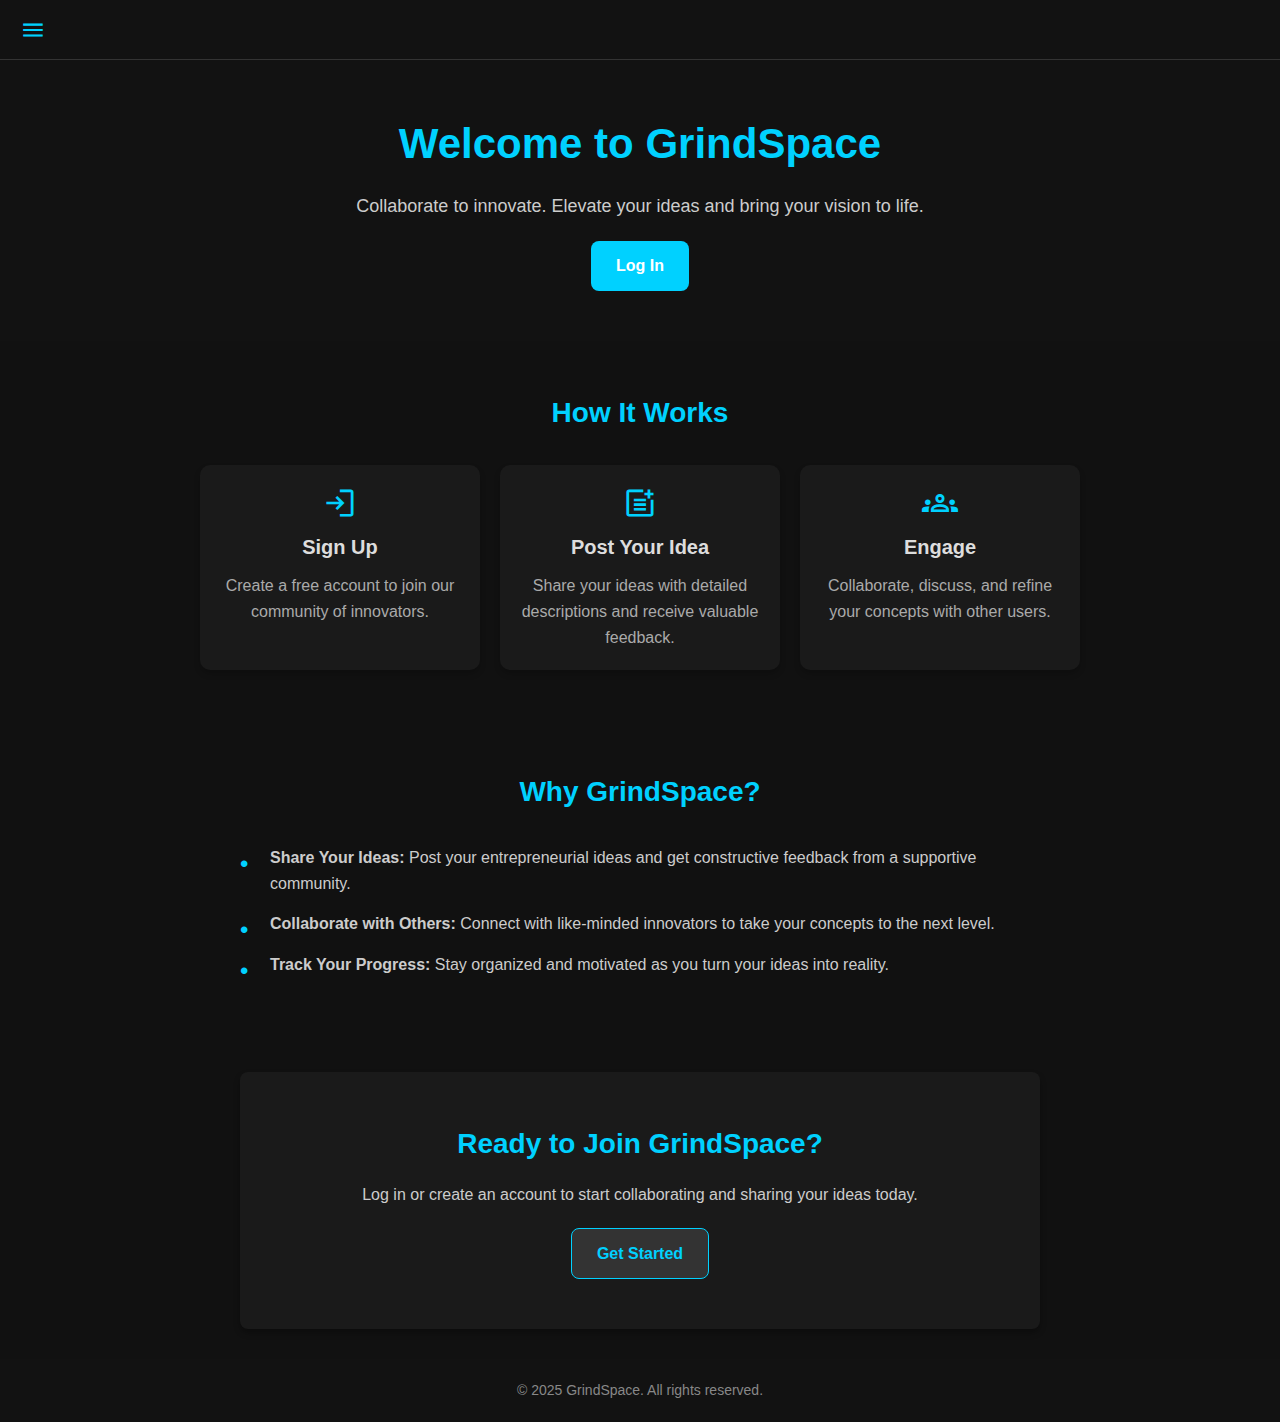
<file: index.html>
<!DOCTYPE html>
<html lang="en">
<head>
  <meta charset="UTF-8">
  <meta name="viewport" content="width=device-width, initial-scale=1.0">
  <title>GrindSpace</title>
  <link rel="stylesheet" href="https://fonts.googleapis.com/css2?family=Material+Symbols+Outlined:opsz,wght,FILL,GRAD@20..48,100..700,0..1,-50..200" />
  <link rel="stylesheet" href="/css/styles.css">
  <link rel="stylesheet" href="/css/index.css">
  <script type="module" src="/js/auth.js"></script>
</head>
<body>
  <!-- Navbar -->
  <header class="navbar">
    <div class="navbar-container">
      <div class="menu-container">
        <button class="icon-btn" id="menuIcon">
          <span class="material-symbols-outlined">menu</span>
        </button>
        <ul class="dropdown" id="menuDropdown" style="display: none;">
          <li><a href="/index.html">Home</a></li>
          <li><a href="/html/about.html">About</li>
          <li><a href="/html/contact.html">Contact</a></li>
        </ul>
      </div>
      <div class="icon-btn-container" id="headerIcons"></div>
    </div>
  </header>

  <!-- Main Content -->
  <main>
    <!-- Welcome Section -->
    <section class="section welcome">
      <h1>Welcome to GrindSpace</h1>
      <p>Collaborate to innovate. Elevate your ideas and bring your vision to life.</p>
      <a href="/html/login.html" class="btn">Log In</a>
    </section>

    <!-- How It Works Section -->
    <section class="how-it-works">
      <h2>How It Works</h2>
      <div class="steps-container">
        <div class="step">
          <span class="material-symbols-outlined">login</span>
          <h3>Sign Up</h3>
          <p>Create a free account to join our community of innovators.</p>
        </div>
        <div class="step">
          <span class="material-symbols-outlined">post_add</span>
          <h3>Post Your Idea</h3>
          <p>Share your ideas with detailed descriptions and receive valuable feedback.</p>
        </div>
        <div class="step">
          <span class="material-symbols-outlined">groups</span>
          <h3>Engage</h3>
          <p>Collaborate, discuss, and refine your concepts with other users.</p>
        </div>
      </div>
    </section>

    <!-- Features Section -->
    <section class="section features">
      <h2>Why GrindSpace?</h2>
      <ul>
        <li><strong>Share Your Ideas:</strong> Post your entrepreneurial ideas and get constructive feedback from a supportive community.</li>
        <li><strong>Collaborate with Others:</strong> Connect with like-minded innovators to take your concepts to the next level.</li>
        <li><strong>Track Your Progress:</strong> Stay organized and motivated as you turn your ideas into reality.</li>
      </ul>
    </section>
  </main>

  <!-- Call-to-Action Section -->
  <section class="cta-section">
    <h2>Ready to Join GrindSpace?</h2>
    <p>Log in or create an account to start collaborating and sharing your ideas today.</p>
    <div class="cta-buttons">
      <a href="/html/createAccount.html" class="btn alt-btn">Get Started</a>
    </div>
  </section>

  <!-- Footer -->
  <footer>
    <p>&copy; 2025 GrindSpace. All rights reserved.</p>
  </footer>

  <script type="module" src="/js/auth.js"></script>
  <script src="/js/menu.js"></script>
  <script src="/js/search.js"></script>
</body>
</html>
</file>
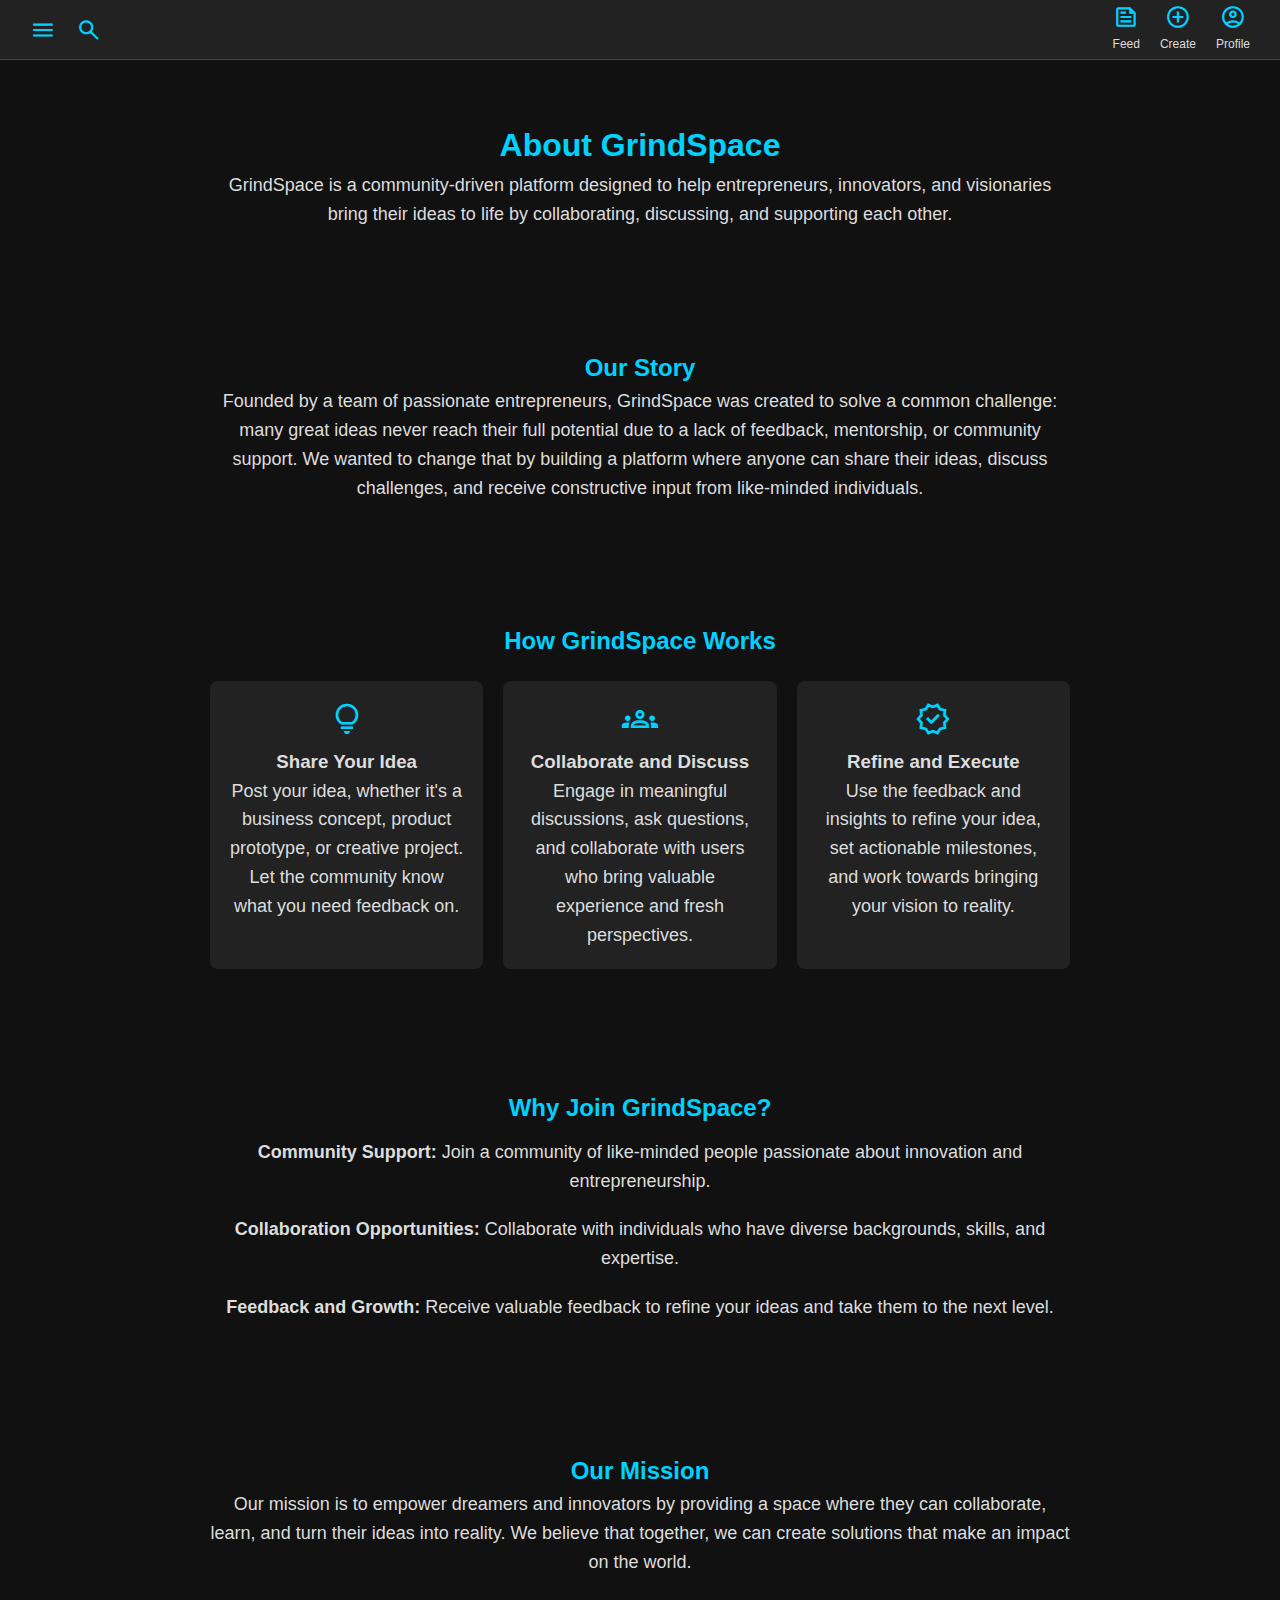
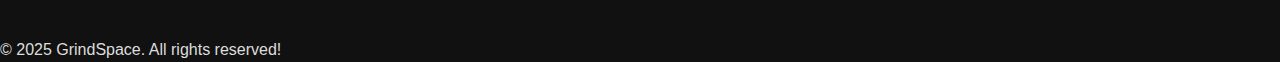
<file: html/about.html>
<!DOCTYPE html>
<html lang="en">
<head>
  <meta charset="UTF-8">
  <meta name="viewport" content="width=device-width, initial-scale=1.0">
  <title>About Us | GrindSpace</title>
  <link rel="stylesheet" href="https://fonts.googleapis.com/css2?family=Material+Symbols+Outlined:opsz,wght,FILL,GRAD@20..48,100..700,0..1,-50..200" />
  <link rel="stylesheet" href="/css/styles.css">
  <link rel="stylesheet" href="/css/about.css">
</head>
<body>
  <header class="navbar">
    <div class="navbar-container">
      <div class="icon-container">
        <div class="menu-container">
          <button class="icon-btn" id="menuIcon">
            <span class="material-symbols-outlined">menu</span>
          </button>
          <ul class="dropdown" id="menuDropdown" style="display: none;">
            <li><a href="/html/about.html">About</a></li>
            <li><a href="/html/contact.html">Contact</a></li>
          </ul>
        </div>

        <button class="icon-btn" id="searchIcon">
          <span class="material-symbols-outlined">search</span>
        </button>
        <form class="search-bar" id="searchBar" style="display: none;">
          <input type="text" placeholder="Search for users..." />
          <button type="submit">Search</button>
        </form>
      </div>

      <div class="icon-btn-container">
        <a href="/html/feed.html" class="icon-btn">
          <span class="material-symbols-outlined">feed</span>
          <p>Feed</p>
        </a>
        <a href="/html/createPost.html" class="icon-btn">
          <span class="material-symbols-outlined">add_circle</span>
          <p>Create</p>
        </a>
        <a href="/html/profile.html" class="icon-btn">
          <span class="material-symbols-outlined">account_circle</span>
          <p>Profile</p>
        </a>
      </div>
    </div>
  </header>

  <main>
    <!-- Introduction Section -->
    <section class="intro-section">
      <h1>About GrindSpace</h1>
      <p>GrindSpace is a community-driven platform designed to help entrepreneurs, innovators, and visionaries bring their ideas to life by collaborating, discussing, and supporting each other.</p>
    </section>

    <!-- Our Story Section -->
    <section class="story-section">
      <h2>Our Story</h2>
      <p>Founded by a team of passionate entrepreneurs, GrindSpace was created to solve a common challenge: many great ideas never reach their full potential due to a lack of feedback, mentorship, or community support. We wanted to change that by building a platform where anyone can share their ideas, discuss challenges, and receive constructive input from like-minded individuals.</p>
    </section>

    <!-- How It Works Section -->
    <section class="how-it-works-section">
      <h2>How GrindSpace Works</h2>
      <div class="steps-grid">
        <div class="step-card">
          <span class="material-symbols-outlined">lightbulb</span>
          <h3>Share Your Idea</h3>
          <p>Post your idea, whether it's a business concept, product prototype, or creative project. Let the community know what you need feedback on.</p>
        </div>
        <div class="step-card">
          <span class="material-symbols-outlined">groups</span>
          <h3>Collaborate and Discuss</h3>
          <p>Engage in meaningful discussions, ask questions, and collaborate with users who bring valuable experience and fresh perspectives.</p>
        </div>
        <div class="step-card">
          <span class="material-symbols-outlined">verified</span>
          <h3>Refine and Execute</h3>
          <p>Use the feedback and insights to refine your idea, set actionable milestones, and work towards bringing your vision to reality.</p>
        </div>
      </div>
    </section>

    <!-- Why Join Us Section -->
    <section class="why-join-section">
      <h2>Why Join GrindSpace?</h2>
      <ul>
        <li><strong>Community Support:</strong> Join a community of like-minded people passionate about innovation and entrepreneurship.</li>
        <li><strong>Collaboration Opportunities:</strong> Collaborate with individuals who have diverse backgrounds, skills, and expertise.</li>
        <li><strong>Feedback and Growth:</strong> Receive valuable feedback to refine your ideas and take them to the next level.</li>
      </ul>
    </section>

    <!-- Our Mission Section -->
    <section class="mission-section">
      <h2>Our Mission</h2>
      <p>Our mission is to empower dreamers and innovators by providing a space where they can collaborate, learn, and turn their ideas into reality. We believe that together, we can create solutions that make an impact on the world.</p>
    </section>
  <footer>
    <p>&copy; 2025 GrindSpace. All rights reserved!</p>
  </footer>

  <script type="module" src="/js/menu.js"></script>
</body>
</html>
</file>
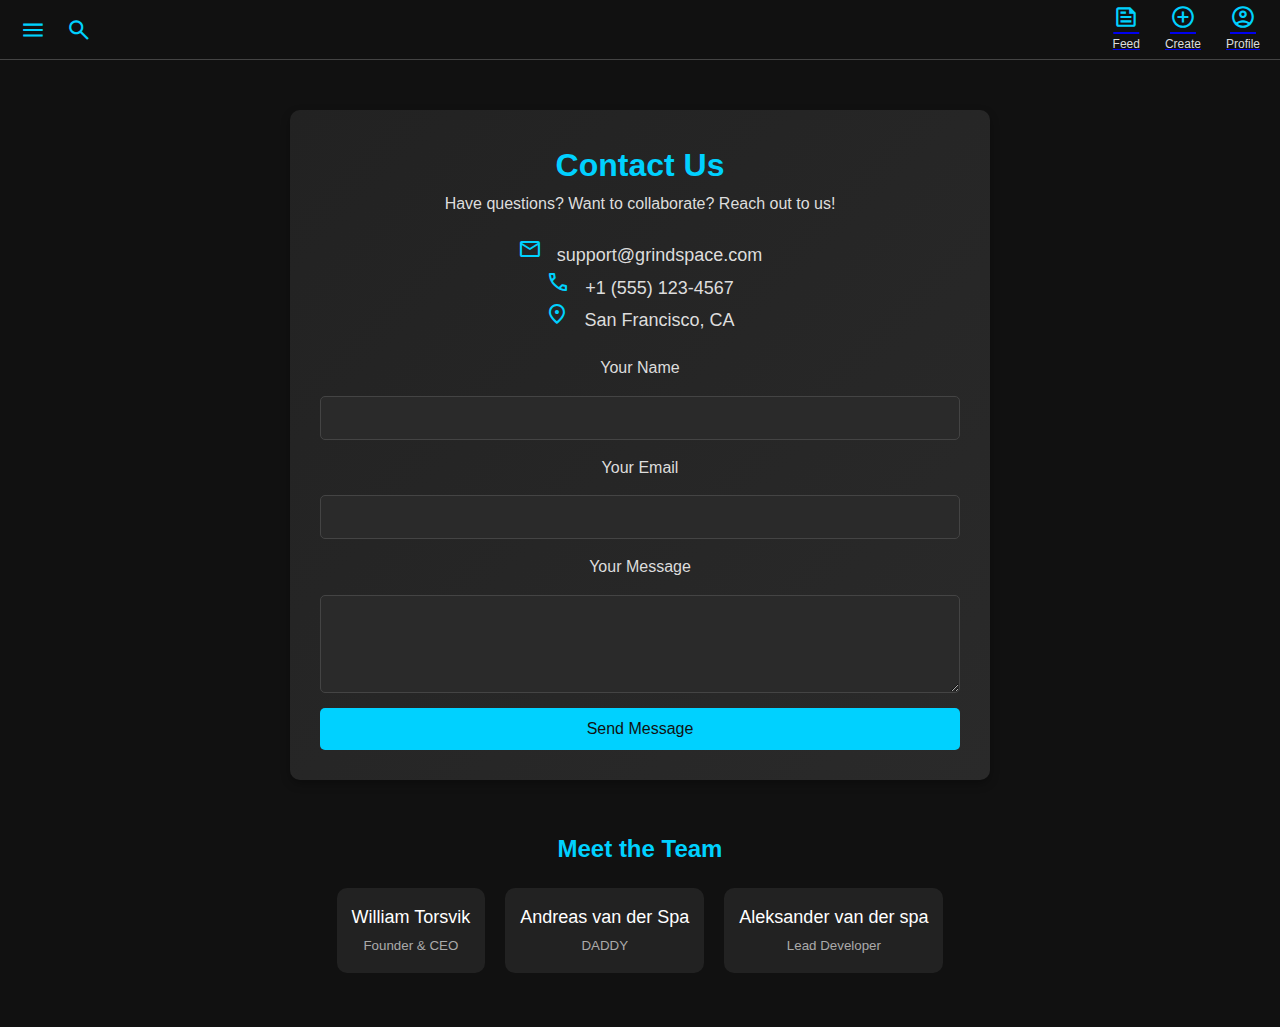
<file: html/contact.html>
<!DOCTYPE html>
<html lang="en">
<head>
    <meta charset="UTF-8">
    <meta name="viewport" content="width=device-width, initial-scale=1.0">
    <title>Contact | GrindSpace</title>
    <link rel="stylesheet" href="/css/styles.css">
    <link rel="stylesheet" href="/css/contact.css">
    <link rel="stylesheet" href="https://fonts.googleapis.com/css2?family=Material+Symbols+Outlined">
</head>
<body>
    <header class="navbar">
        <div class="navbar-container">
            <div class="icon-container">
                <div class="menu-container">
                    <button class="icon-btn" id="menuIcon">
                        <span class="material-symbols-outlined">menu</span>
                    </button>
                    <ul class="dropdown" id="menuDropdown" style="display: none;">
                        <li><a href="/html/about.html">About</a></li>
                        <li><a href="/html/contact.html">Contact</a></li>
                    </ul>
                </div>
                <button class="icon-btn" id="searchIcon">
                    <span class="material-symbols-outlined">search</span>
                </button>
            </div>
            <div class="icon-btn-container">
                <a href="/html/feed.html" class="icon-btn">
                    <span class="material-symbols-outlined">feed</span>
                    <p>Feed</p>
                </a>
                <a href="/html/createPost.html" class="icon-btn">
                    <span class="material-symbols-outlined">add_circle</span>
                    <p>Create</p>
                </a>
                <a href="/html/profile.html" class="icon-btn">
                    <span class="material-symbols-outlined">account_circle</span>
                    <p>Profile</p>
                </a>
            </div>
        </div>
    </header>

    <main>
        <section class="contact-container">
            <h1>Contact Us</h1>
            <p>Have questions? Want to collaborate? Reach out to us!</p>

            <div class="contact-info">
                <p><span class="material-symbols-outlined">email</span> support@grindspace.com</p>
                <p><span class="material-symbols-outlined">phone</span> +1 (555) 123-4567</p>
                <p><span class="material-symbols-outlined">location_on</span> San Francisco, CA</p>
            </div>

            <form id="contactForm">
                <label for="name">Your Name</label>
                <input type="text" id="name" required>

                <label for="email">Your Email</label>
                <input type="email" id="email" required>

                <label for="message">Your Message</label>
                <textarea id="message" rows="4" required></textarea>

                <button type="submit" class="submit-btn">Send Message</button>
            </form>
        </section>

        <section class="team-container">
            <h2>Meet the Team</h2>
            <div class="team">
                <div class="team-member">
                    <p>William Torsvik</p>
                    <small>Founder & CEO</small>
                </div>
                <div class="team-member">
                    <p>Andreas van der Spa</p>
                    <small>DADDY</small>
                </div>
                <div class="team-member">
                    <p>Aleksander van der spa</p>
                    <small>Lead Developer</small>
                </div>
            </div>
        </section>
    </main>

    <script src="/js/menu.js"></script>
    <script src="/js/contact.js"></script>
    <script src="/js/search.js"></script>
</body>
</html>
</file>
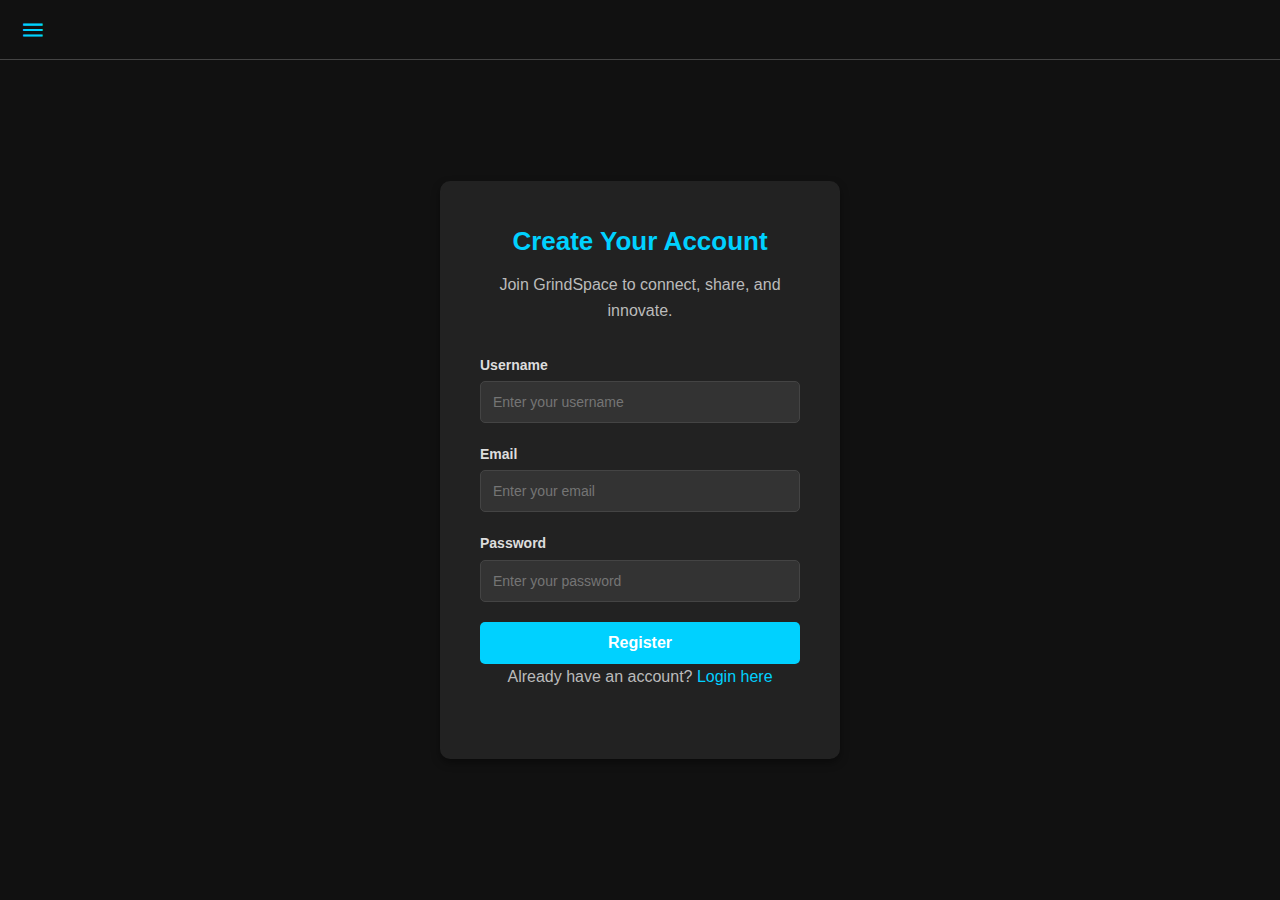
<file: html/createAccount.html>
<!DOCTYPE html>
<html lang="en">
<head>
  <meta charset="UTF-8">
  <meta name="viewport" content="width=device-width, initial-scale=1.0">
  <title>Create Your Account | GrindSpace</title>
  <link rel="stylesheet" href="https://fonts.googleapis.com/css2?family=Material+Symbols+Outlined:opsz,wght,FILL,GRAD@20..48,100..700,0..1,-50..200" />
  <link rel="stylesheet" href="/css/createAccount.css">
  <link rel="stylesheet" href="/css/styles.css">
</head>
<body>
  <!-- Header from Feed Page -->
  <header class="navbar">
    <div class="navbar-container">
      <div class="menu-container">
        <button class="icon-btn" id="menuIcon">
          <span class="material-symbols-outlined">menu</span>
        </button>
        <ul class="dropdown" id="menuDropdown" style="display: none;">
          <li><a href="/html/index.html">Home</a></li>
          <li><a href="/html/about.html">About</a></li>
          <li><a href="/html/contact.html">Contact</a></li>
        </ul>
      </div>
      <div class="icon-btn-container" id="headerIcons"></div>
    </div>
  </header>

  <!-- Main Content -->
  <section class="auth-section">
    <div class="auth-container">
      <h2>Create Your Account</h2>
      <p class="auth-description">Join GrindSpace to connect, share, and innovate.</p>
      <form id="registerForm">
        <div class="form-group">
          <label for="username">Username</label> <!-- Matches JS -->
          <input type="text" id="username" placeholder="Enter your username" required>
        </div>
        <div class="form-group">
          <label for="email">Email</label>
          <input type="email" id="email" placeholder="Enter your email" required>
        </div>
        <div class="form-group">
          <label for="password">Password</label>
          <input type="password" id="password" placeholder="Enter your password" required>
        </div>
        <button type="submit" class="btn">Register</button>
        <p class="auth-link">Already have an account? <a href="/html/login.html">Login here</a></p>
      </form>
    </div>
  </section>

  <script type="module" src="/js/create.js"></script> <!-- ✅ Updated to correct script -->
  <script src="/js/menu.js"></script>
</body>
</html>
</file>
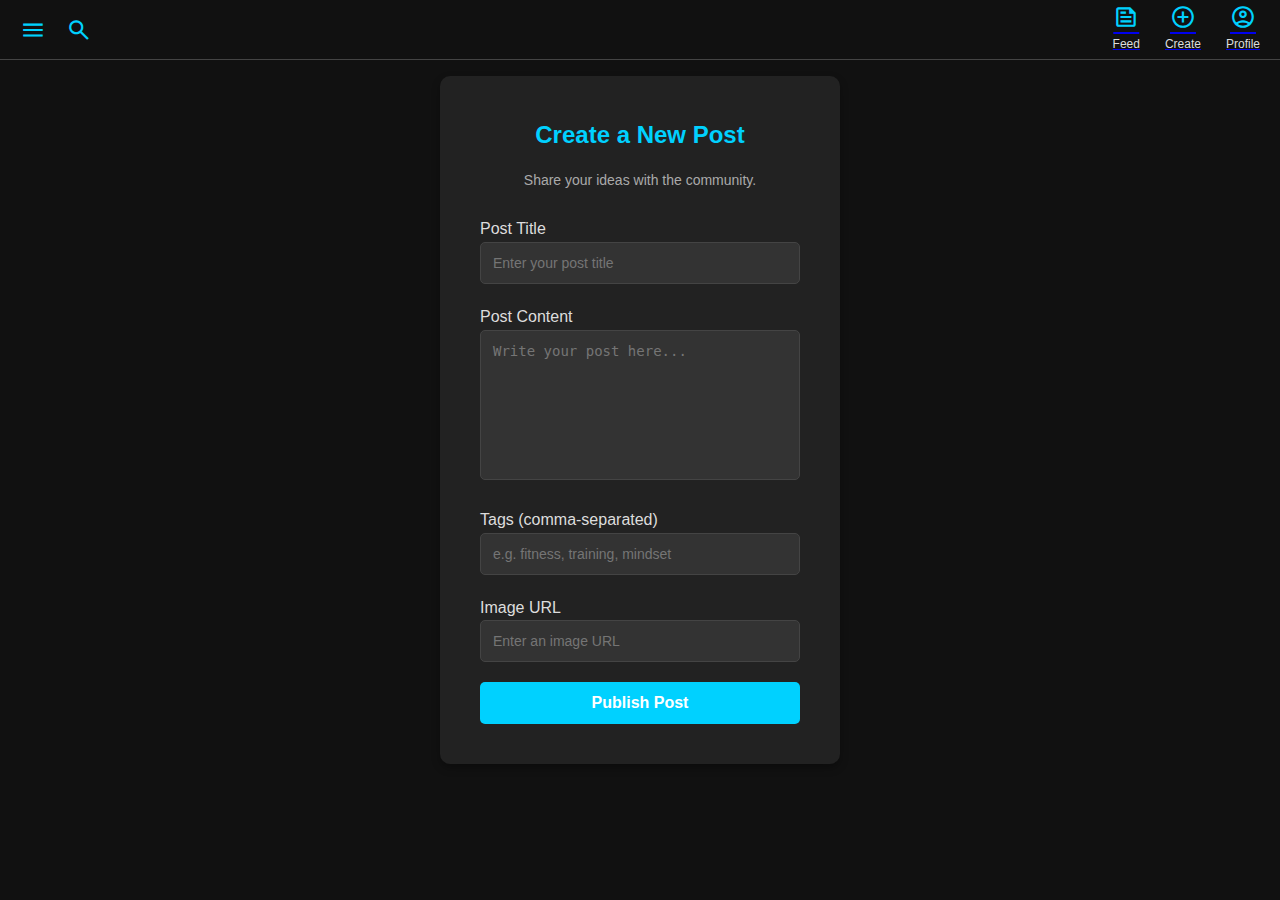
<file: html/createPost.html>
<!DOCTYPE html>
<html lang="en">
<head>
  <meta charset="UTF-8">
  <meta name="viewport" content="width=device-width, initial-scale=1.0">
  <title>Create Post | GrindSpace</title>
  <link rel="stylesheet" href="https://fonts.googleapis.com/css2?family=Material+Symbols+Outlined:opsz,wght,FILL,GRAD@20..48,100..700,0..1,-50..200" />
  <link rel="stylesheet" href="/css/styles.css">
  <link rel="stylesheet" href="/css/createPost.css">
</head>
<body>
  <!-- Navigation Bar -->
  <header class="navbar">
    <div class="navbar-container">
      <div class="icon-container">
        <div class="menu-container">
          <button class="icon-btn" id="menuIcon">
            <span class="material-symbols-outlined">menu</span>
          </button>
          <ul class="dropdown" id="menuDropdown" style="display: none;">
            <li><a href="/html/about.html">About</a></li>
            <li><a href="/html/contact.html">Contact</a></li>
          </ul>
        </div>

        <button class="icon-btn" id="searchIcon">
          <span class="material-symbols-outlined">search</span>
        </button>
        <form class="search-bar" id="searchBar" style="display: none;">
          <input type="text" placeholder="Search for users..." />
          <button type="submit">Search</button>
        </form>
      </div>

      <div class="icon-btn-container">
        <a href="/html/feed.html" class="icon-btn">
          <span class="material-symbols-outlined">feed</span>
          <p>Feed</p>
        </a>
        <a href="/html/createPost.html" class="icon-btn">
          <span class="material-symbols-outlined">add_circle</span>
          <p>Create</p>
        </a>
        <a href="/html/profile.html" class="icon-btn">
          <span class="material-symbols-outlined">account_circle</span>
          <p>Profile</p>
        </a>
      </div>
    </div>
  </header>

  <!-- Main Content -->
  <main>
    <section class="auth-section">
      <div class="auth-container">
        <h2>Create a New Post</h2>
        <p class="auth-description">Share your ideas with the community.</p>
        <form id="createPostForm">
          <div class="form-group">
            <label for="postTitle">Post Title</label>
            <input type="text" id="postTitle" placeholder="Enter your post title" required>
          </div>
          <div class="form-group">
            <label for="postContent">Post Content</label>
            <textarea id="postContent" placeholder="Write your post here..." required></textarea>
          </div>
          <div class="form-group">
            <label for="tags">Tags (comma-separated)</label>
            <input type="text" id="tags" placeholder="e.g. fitness, training, mindset">
          </div>
          <div class="form-group">
            <label for="imageURL">Image URL</label>
            <input type="text" id="imageURL" placeholder="Enter an image URL" required>
          </div>
          <button type="submit" class="btn">Publish Post</button>
        </form>
      </div>
    </section>
  </main>

  <script type="module" src="/js/createPost.js"></script>
  <script src="/js/menu.js"></script>
  <script src="/js/search.js"></script>
</body>
</html>
</file>
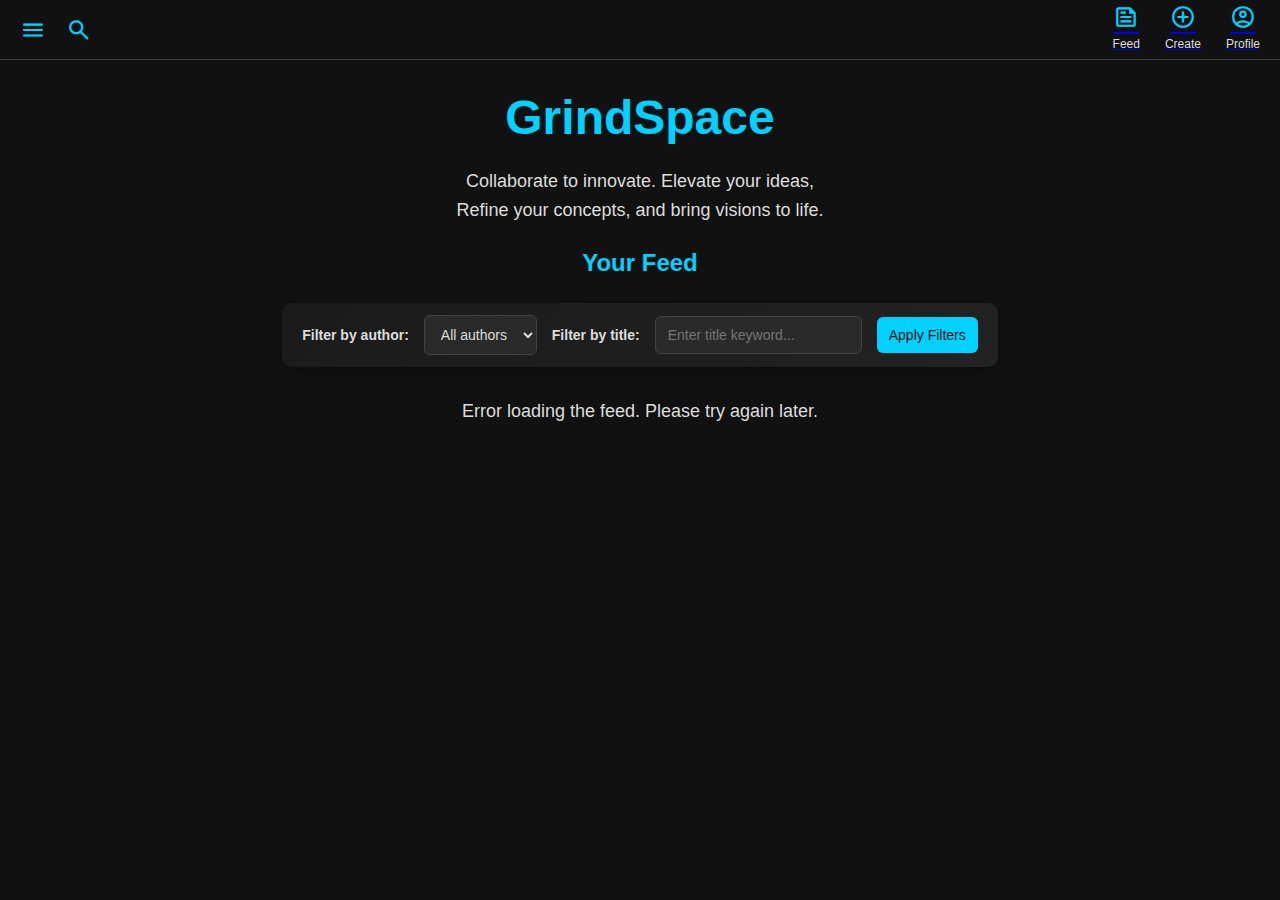
<file: html/editPost.html>
<!DOCTYPE html>
<html lang="en">
<head>
    <meta charset="UTF-8">
    <meta name="viewport" content="width=device-width, initial-scale=1.0">
    <title>Edit Post | SocialApp</title>
    <link rel="stylesheet" href="/css/styles.css">
    <link rel="stylesheet" href="https://fonts.googleapis.com/css2?family=Material+Symbols+Outlined:opsz,wght,FILL,GRAD@20..48,100..700,0..1,-50..200" />
  <link rel="stylesheet" href="/css/editPost.css">
</head>
<body>
    <header>
        <!-- Add navigation menu -->
    </header>
    <main>
        <section id="editPostContainer">
            <h2>Edit Post</h2>
            <form id="editPostForm">
                <input type="hidden" id="post-id" />
                <label for="post-title">Title:</label>
                <input type="text" id="post-title" required />
                <label for="post-body">Body:</label>
                <textarea id="post-body" required></textarea>
                <label for="post-image">Image URL:</label>
                <input type="text" id="post-image" />
                <button type="submit">Save Changes</button>
            </form>
        </section>
    </main>
    <script type="module" src="/js/editPost.js"></script>
    <script src="/js/menu.js"></script>
    <script src="/js/search.js"></script>
</body>
</html>
</file>
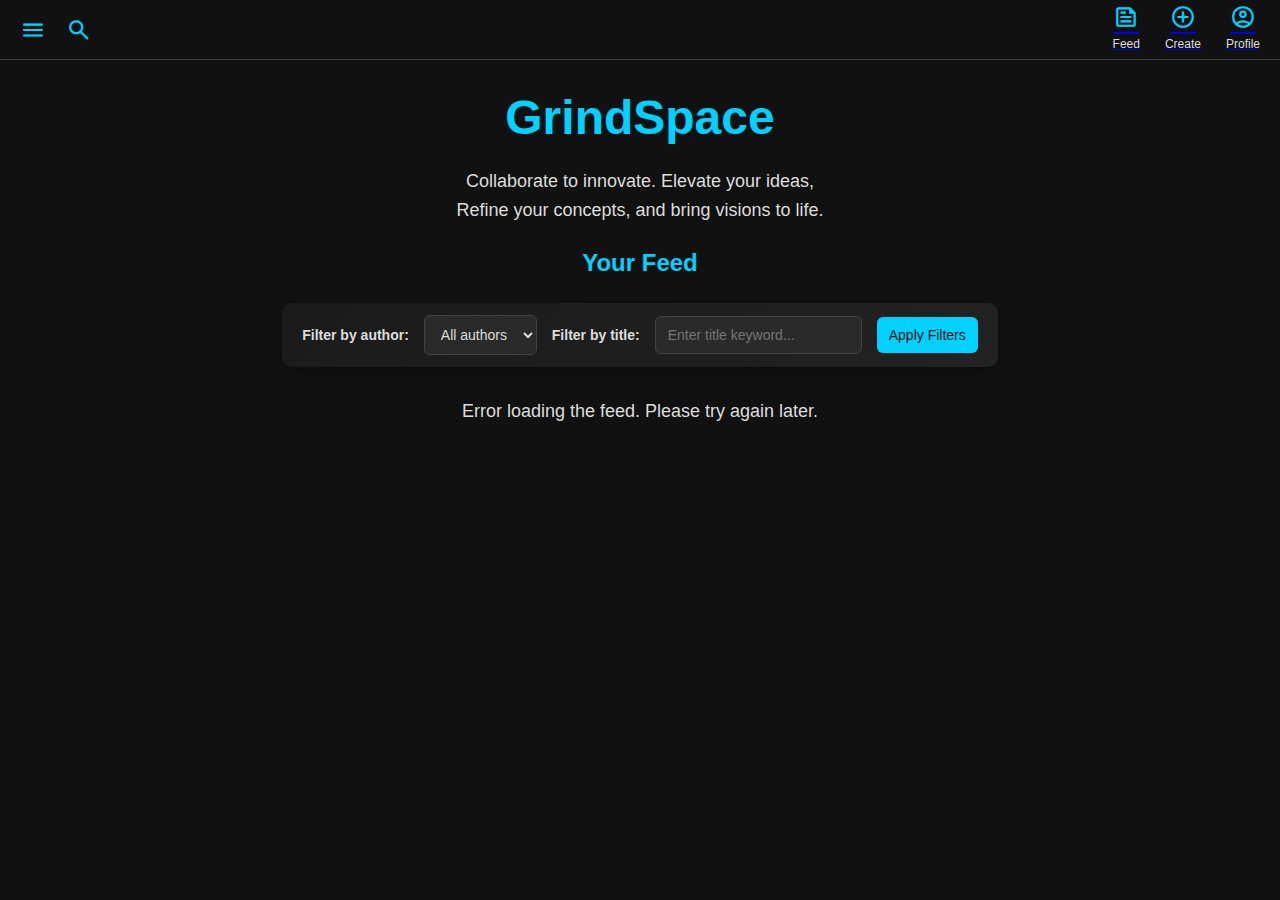
<file: html/feed.html>
<!DOCTYPE html>
<html lang="en">
<head>
  <meta charset="UTF-8">
  <meta name="viewport" content="width=device-width, initial-scale=1.0">
  <title>Feed | GrindSpace</title>
  <link rel="stylesheet" href="https://fonts.googleapis.com/css2?family=Material+Symbols+Outlined:opsz,wght,FILL,GRAD@20..48,100..700,0..1,-50..200" />
  <link rel="stylesheet" href="/css/styles.css">
  <link rel="stylesheet" href="/css/feed.css">
</head>
<body>
  <header class="navbar">
    <div class="navbar-container">
      <div class="icon-container">
        <div class="menu-container">
          <button class="icon-btn" id="menuIcon">
            <span class="material-symbols-outlined">menu</span>
          </button>
          <ul class="dropdown" id="menuDropdown" style="display: none;">
            <li><a href="/html/about.html">About</a></li>
            <li><a href="/html/contact.html">Contact</a></li>
          </ul>
        </div>

        <button class="icon-btn" id="searchIcon">
          <span class="material-symbols-outlined">search</span>
        </button>
        <form class="search-bar" id="searchBar" style="display: none;">
          <input type="text" placeholder="Search for users..." />
          <button type="submit">Search</button>
        </form>
      </div>

      <div class="icon-btn-container">
        <a href="/html/feed.html" class="icon-btn">
          <span class="material-symbols-outlined">feed</span>
          <p>Feed</p>
        </a>
        <a href="/html/createPost.html" class="icon-btn">
          <span class="material-symbols-outlined">add_circle</span>
          <p>Create</p>
        </a>
        <a href="/html/profile.html" class="icon-btn">
          <span class="material-symbols-outlined">account_circle</span>
          <p>Profile</p>
        </a>
      </div>
    </div>
  </header>

  <main>
    <section id="feed" class="section">
      <h1>GrindSpace</h1>
      <p>Collaborate to innovate. Elevate your ideas,</p>
      <p>Refine your concepts, and bring visions to life.</p>
      <h2>Your Feed</h2>

      <form id="filter-form" class="filter-section">
        <label for="authorFilter">Filter by author:</label>
        <select id="authorFilter">
          <option value="">All authors</option>
        </select>

        <label for="titleFilter">Filter by title:</label>
        <input type="text" id="titleFilter" placeholder="Enter title keyword...">
        
        <button type="submit" class="btn">Apply Filters</button>
      </form>

      <div id="postsContainer"></div>
    </section>
  </main>

  <script type="module" src="/js/feed.js"></script>
  <script type="module" src="/js/search.js"></script>
  <script src="/js/menu.js"></script>
</body>
</html>
</file>
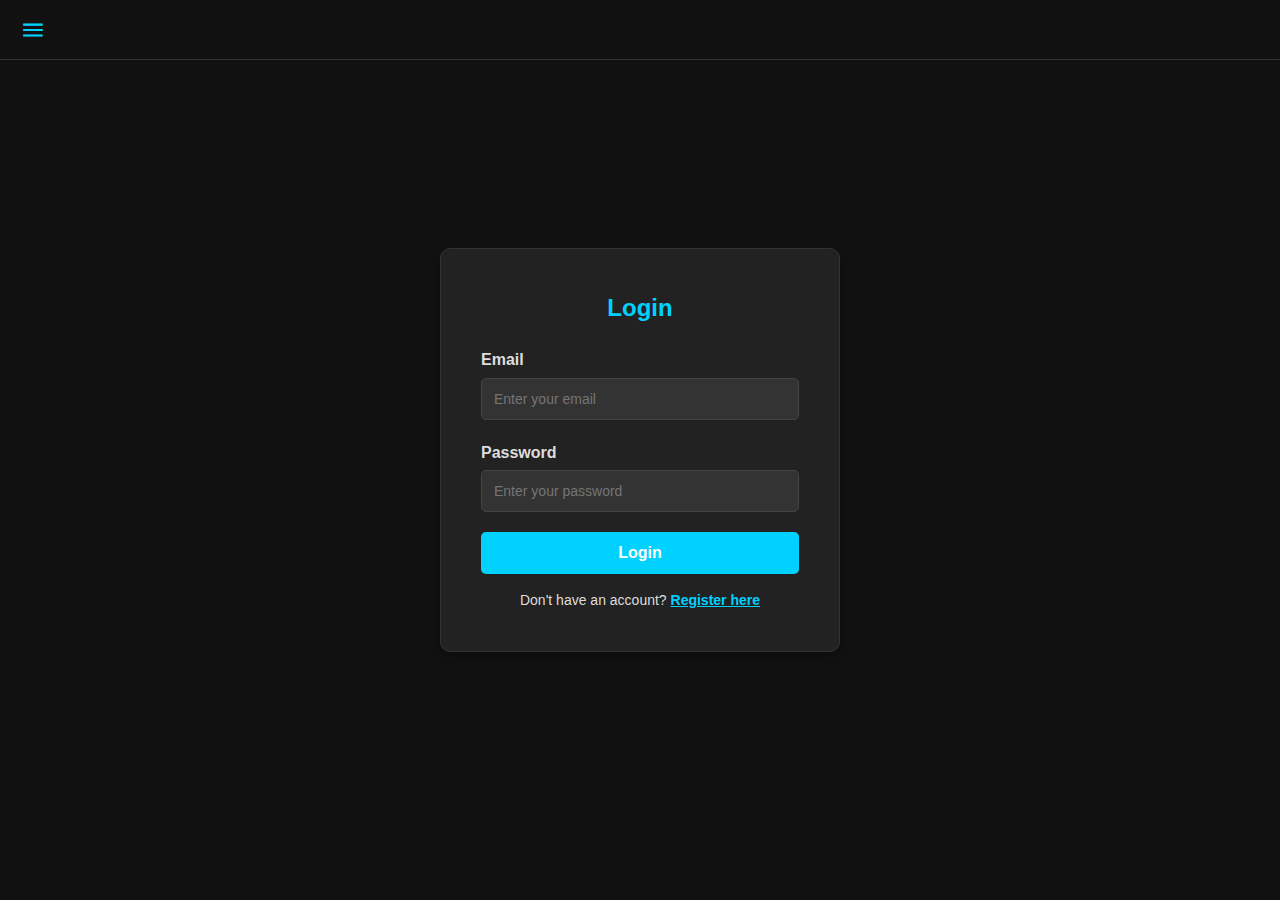
<file: html/login.html>
<!DOCTYPE html>
<html lang="en">
<head>
  <meta charset="UTF-8">
  <meta name="viewport" content="width=device-width, initial-scale=1.0">
  <title>Login | GrindSpace</title>
  <link rel="stylesheet" href="https://fonts.googleapis.com/css2?family=Material+Symbols+Outlined:opsz,wght,FILL,GRAD@20..48,100..700,0..1,-50..200" />
  <link rel="stylesheet" href="/css/styles.css"> <!-- Shared styles -->
  <link rel="stylesheet" href="/css/login.css"> <!-- Page-specific styles -->
</head>
<body class="login-page">
  <!-- Navbar -->
  <header class="navbar">
    <div class="navbar-container">
      <div class="menu-container">
        <button class="icon-btn" id="menuIcon">
          <span class="material-symbols-outlined">menu</span>
        </button>
        <ul class="dropdown" id="menuDropdown" style="display: none;">
          <li><a href="../index.html">Home</a></li>
          <li><a href="/html/about.html">About</a></li>
          <li><a href="/html/contact.html">Contact</a></li>
        </ul>
      </div>
      <div class="icon-btn-container" id="headerIcons"></div>
    </div>
  </header>

  <!-- Login Form -->
  <section class="auth-section">
    <div class="auth-container">
      <h2>Login</h2>
      <form id="loginForm">
        <div class="form-group">
          <label for="email">Email</label>
          <input type="email" id="email" placeholder="Enter your email" required>
        </div>
        <div class="form-group">
          <label for="password">Password</label>
          <input type="password" id="password" placeholder="Enter your password" required>
        </div>
        <button type="submit" class="btn">Login</button>
        <p>Don't have an account? <a href="/html/createAccount.html">Register here</a></p>
      </form>
    </div>
  </section>

  <script type="module" src="/js/auth.js"></script> <!-- Login script -->
  <script src="/js/menu.js"></script>
  
</body>
</html>
</file>
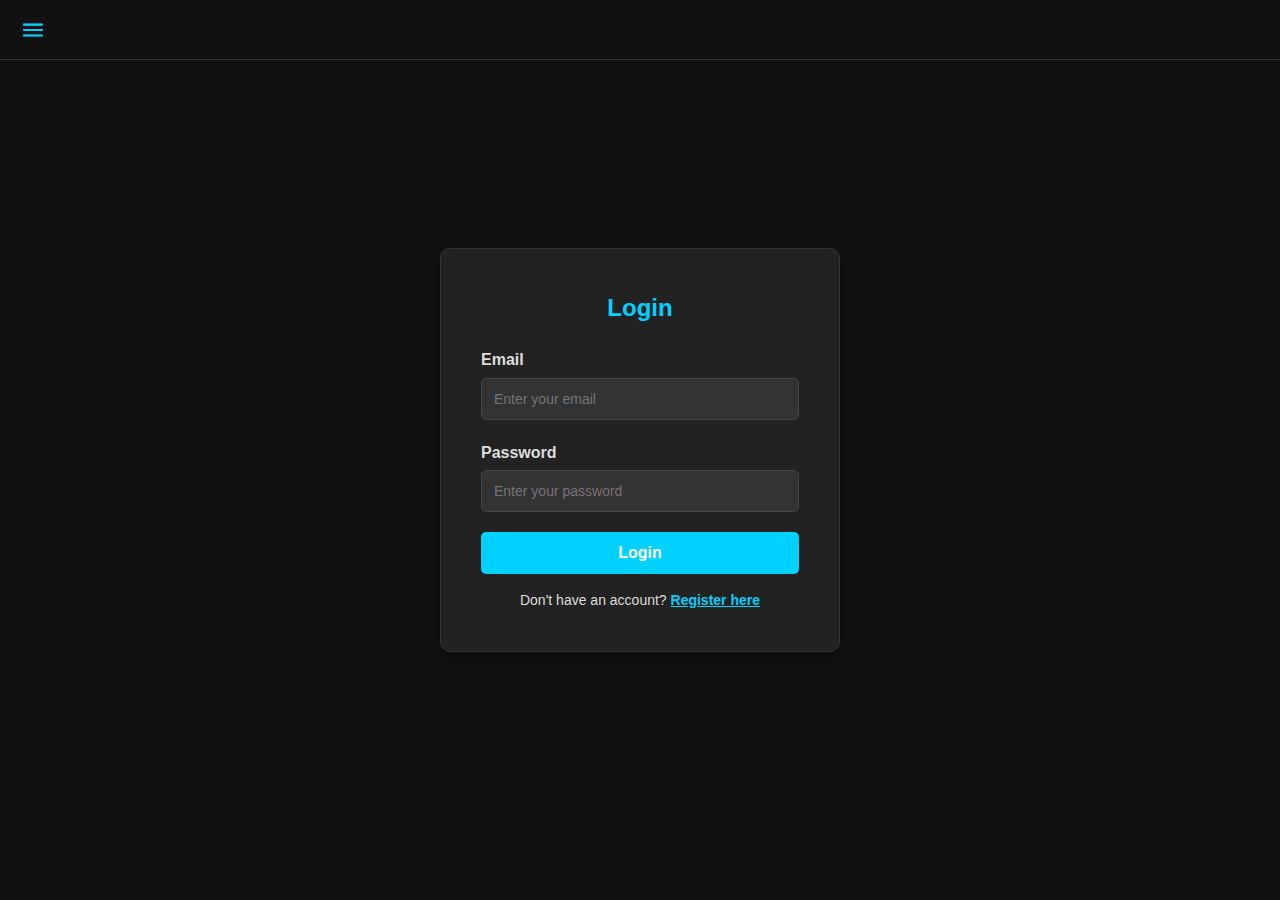
<file: html/profile.html>
<!DOCTYPE html>
<html lang="en">
<head>
  <meta charset="UTF-8">
  <meta name="viewport" content="width=device-width, initial-scale=1.0">
  <title>Profile | GrindSpace</title>
  <link rel="stylesheet" href="/css/styles.css">
  <link rel="stylesheet" href="/css/profile.css">
  <link rel="stylesheet" href="https://fonts.googleapis.com/css2?family=Inter:wght@400;600;700&display=swap">
  <link rel="stylesheet" href="https://fonts.googleapis.com/css2?family=Material+Symbols+Outlined" />
</head>
<body>
  <header class="navbar">
    <div class="navbar-container">
      <div class="icon-container">
        <div class="menu-container">
          <button class="icon-btn" id="menuIcon">
            <span class="material-symbols-outlined">menu</span>
          </button>
          <ul class="dropdown" id="menuDropdown" style="display: none;">
            <li><a href="/html/about.html">About</a></li>
            <li><a href="/html/contact.html">Contact</a></li>
          </ul>
        </div>

        <!-- ✅ FIX: Added search bar so it exists on profile page -->
        <button class="icon-btn" id="searchIcon">
          <span class="material-symbols-outlined">search</span>
        </button>
        <form class="search-bar" id="searchBar" style="display: none;">
          <input type="text" placeholder="Search for users..." />
          <button type="submit">Search</button>
        </form>
      </div>
  
      <div class="icon-btn-container">
        <a href="/html/feed.html" class="icon-btn">
          <span class="material-symbols-outlined">feed</span>
          <p>Feed</p>
        </a>
        <a href="/html/createPost.html" class="icon-btn">
          <span class="material-symbols-outlined">add_circle</span>
          <p>Create</p>
        </a>
        <a href="/html/profile.html" class="icon-btn">
          <span class="material-symbols-outlined">account_circle</span>
          <p>Profile</p>
        </a>
      </div>
    </div>
  </header>

  <main>
    <section id="profile" class="profile-section">
      <img id="banner" class="profile-banner" src="" alt="Profile Banner">
      <div class="profile-info">
        <img id="avatar" class="profile-avatar" src="" alt="Profile Avatar">
        <h2 id="username">Loading...</h2>
      </div>

      <div class="stats-container">
        <div class="stat-box"><span id="post-count">0</span><p>Posts</p></div>
        <div class="stat-box"><span id="followers-count">0</span><p>Followers</p></div>
        <div class="stat-box"><span id="following-count">0</span><p>Following</p></div>
      </div>

      <button id="follow-btn" class="follow-btn" style="display: none;">Follow</button>

      <section id="posts-section">
        <h3>Your Posts</h3>
        <div id="postsContainer">Loading posts...</div>
      </section>
    </section>
  </main>

  <script type="module" src="/js/profile.js"></script>
  <script src="/js/menu.js"></script>
  <script src="/js/search.js"></script>
</body>
</html>
</file>
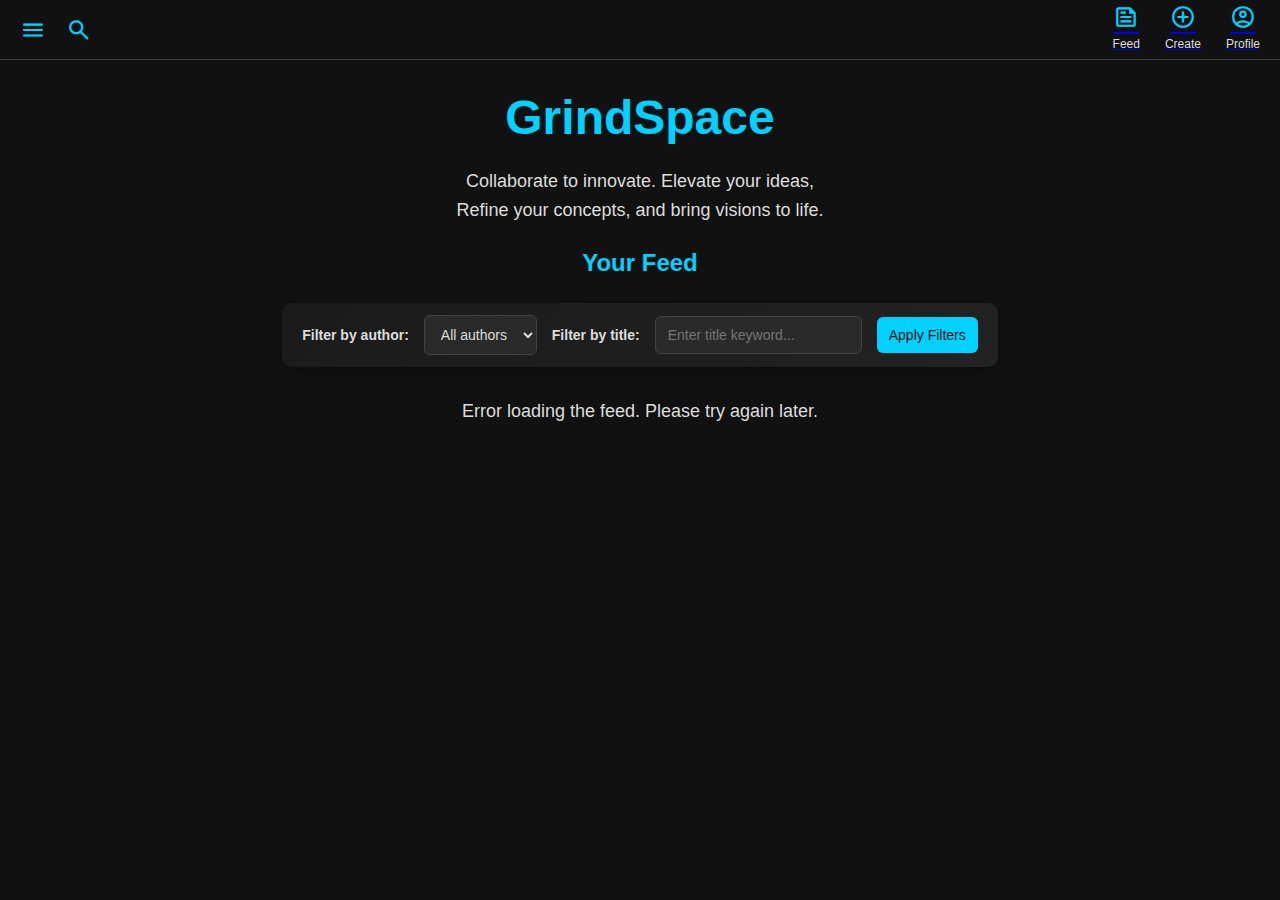
<file: html/viewPost.html>
<!DOCTYPE html>
<html lang="en">
<head>
    <meta charset="UTF-8">
    <meta name="viewport" content="width=device-width, initial-scale=1.0">
    <title>Post Details | GrindSpace</title>
    <link rel="stylesheet" href="https://fonts.googleapis.com/css2?family=Material+Symbols+Outlined:opsz,wght,FILL,GRAD@20..48,100..700,0..1,-50..200">
    <link rel="stylesheet" href="/css/styles.css">
    <link rel="stylesheet" href="/css/viewPost.css">
</head>
<body>
    <header class="navbar">
        <div class="navbar-container">
            <div class="icon-container">
                <div class="menu-container">
                    <button class="icon-btn" id="menuIcon">
                        <span class="material-symbols-outlined">menu</span>
                    </button>
                    <ul class="dropdown" id="menuDropdown" style="display: none;">
                        <li><a href="/html/about.html">About</a></li>
                        <li><a href="/html/contact.html">Contact</a></li>
                    </ul>
                </div>
                <button class="icon-btn" id="searchIcon">
                    <span class="material-symbols-outlined">search</span>
                </button>
                <form class="search-bar" id="searchBar" style="display: none;">
                    <input type="text" placeholder="Search for users...">
                    <button type="submit">Search</button>
                </form>
            </div>
            <div class="icon-btn-container">
                <a href="/html/feed.html" class="icon-btn">
                    <span class="material-symbols-outlined">feed</span>
                    <p>Feed</p>
                </a>
                <a href="/html/createPost.html" class="icon-btn">
                    <span class="material-symbols-outlined">add_circle</span>
                    <p>Create</p>
                </a>
                <a href="/html/profile.html" class="icon-btn">
                    <span class="material-symbols-outlined">account_circle</span>
                    <p>Profile</p>
                </a>
            </div>
        </div>
    </header>

    <main>
        <section id="postContainer">
            <p>Loading post...</p>
        </section>
    </main>

    <script type="module" src="/js/viewPost.js"></script>
    <script src="/js/menu.js"></script>
    <script src="/js/search.js"></script>
</body>
</html>
</file>
<file: css/about.css>
body {
  font-family: 'Inter', sans-serif;
  background-color: #111;
  color: #ddd;
  margin: 0;
  padding: 0;
}

.navbar {
  width: 100%;
  padding: 15px 30px;
  background-color: #222;
  display: flex;
  justify-content: space-between;
  align-items: center;
}

.icon-btn-container {
  display: flex;
  gap: 20px;
}

.icon-btn {
  display: flex;
  flex-direction: column;
  align-items: center;
  color: #00d1ff;
  text-decoration: none;
}

.intro-section, .story-section, .how-it-works-section, .why-join-section, .mission-section, .cta-section {
  padding: 60px 20px;
  text-align: center;
  max-width: 900px;
  margin: 0 auto;
}

h1, h2 {
  color: #00d1ff;
}

.intro-section p, .story-section p, .how-it-works-section p, .mission-section p, .cta-section p {
  font-size: 18px;
  color: #ddd;
}

.steps-grid {
  display: grid;
  grid-template-columns: repeat(auto-fit, minmax(250px, 1fr));
  gap: 20px;
  margin-top: 20px;
}

.step-card {
  background-color: #222;
  padding: 20px;
  border-radius: 8px;
  text-align: center;
}

.step-card span {
  font-size: 36px;
  color: #00d1ff;
  margin-bottom: 10px;
}

.why-join-section ul {
  list-style: none;
  padding: 0;
}

.why-join-section li {
  font-size: 18px;
  padding: 10px 0;
}

.cta-section .btn {
  padding: 12px 30px;
  background-color: #00d1ff;
  color: #111;
  border-radius: 6px;
  text-decoration: none;
}

.cta-section .btn:hover {
  background-color: #00b8e5;
}
</file>
<file: css/contact.css>
body {
    font-family: 'Inter', sans-serif;
    background-color: #111;
    color: #ddd;
    text-align: center;
}

.contact-container {
    max-width: 700px;
    margin: 50px auto;
    background: linear-gradient(135deg, #222, #2a2a2a);
    padding: 30px;
    border-radius: 10px;
    box-shadow: 0 4px 10px rgba(0, 0, 0, 0.3);
}

.contact-container h1 {
    color: #00d1ff;
}

.contact-info {
    margin: 20px 0;
    font-size: 18px;
}

.contact-info span {
    color: #00d1ff;
    margin-right: 10px;
}

form {
    display: flex;
    flex-direction: column;
    gap: 15px;
}

input, textarea {
    padding: 12px;
    border: 1px solid #444;
    border-radius: 5px;
    background: #2a2a2a;
    color: #ddd;
    font-size: 16px;
}

input:focus, textarea:focus {
    border-color: #00d1ff;
    outline: none;
}

.submit-btn {
    background-color: #00d1ff;
    color: #111;
    font-size: 16px;
    padding: 12px;
    border: none;
    border-radius: 5px;
    cursor: pointer;
    transition: 0.3s ease;
}

.submit-btn:hover {
    background-color: #00b8e5;
    transform: scale(1.05);
}

/* Team Section */
.team-container {
    max-width: 900px;
    margin: 50px auto;
}

.team-container h2 {
    color: #00d1ff;
    margin-bottom: 20px;
}

.team {
    display: flex;
    justify-content: center;
    gap: 20px;
}

.team-member {
    background: #222;
    padding: 15px;
    border-radius: 10px;
    text-align: center;
}

.team-member img {
    width: 100px;
    height: 100px;
    border-radius: 50%;
    margin-bottom: 10px;
}

.team-member p {
    font-size: 18px;
    color: #fff;
}

.team-member small {
    color: #aaa;
}

/* Responsive */
@media (max-width: 768px) {
    .team {
        flex-direction: column;
    }
}
</file>
<file: css/createPost.css>
/* Center the form vertically and horizontally */
main {
  display: flex;
  justify-content: center;
  align-items: center;
  height: 80vh; /* Full viewport height */
  padding: 40px 0; /* Adds space between top and bottom */
}

.auth-section {
  background: #222;
  border-radius: 10px;
  padding: 40px;
  max-width: 400px;
  width: 100%;
  box-shadow: 0 4px 8px rgba(0, 0, 0, 0.3);
  text-align: center;
}

/* Adjust margin between header and description for better spacing */
.auth-section h2 {
  font-size: 24px;
  color: #00d1ff;
  margin-bottom: 15px;
}

.auth-description {
  font-size: 14px;
  color: #aaa;
  margin-bottom: 25px;
}

.form-group {
  margin-bottom: 20px;
  text-align: left;
}

.form-group input,
.form-group textarea {
  width: 100%;
  padding: 12px;
  border: 1px solid #444;
  border-radius: 5px;
  font-size: 14px;
  background: #333;
  color: #ddd;
}

textarea {
  resize: none;
  height: 150px;
}

.btn {
  display: block;
  width: 100%;
  padding: 12px;
  font-size: 16px;
  font-weight: bold;
  color: #fff;
  background-color: #00d1ff;
  border: none;
  border-radius: 5px;
  cursor: pointer;
  transition: background-color 0.3s ease, transform 0.2s ease;
}

.btn:hover {
  transform: scale(1.02);
}

.btn:active {
  transform: scale(0.98);
}

/* Responsive Design */
@media (max-width: 480px) {
  main {
    padding: 20px;
  }

  .auth-section {
    padding: 20px;
  }

  .auth-section h2 {
    font-size: 20px;
  }

  .auth-description {
    font-size: 12px;
  }

  .btn {
    padding: 10px;
    font-size: 14px;
  }
}
</file>
<file: css/editPost.css>
body {
    font-family: 'Inter', sans-serif;
    background-color: #111;
    color: white;
    display: flex;
    justify-content: center;
    align-items: center;
    height: 100vh;
    margin: 0;
}

#editPostContainer {
    background: #222;
    padding: 20px;
    border-radius: 10px;
    width: 400px;
    box-shadow: 0px 0px 10px rgba(255, 255, 255, 0.1);
    text-align: center;
}

h2 {
    color: #00bfff;
    margin-bottom: 15px;
}

label {
    display: block;
    font-weight: bold;
    margin: 10px 0 5px;
}

input, textarea {
    width: 100%;
    padding: 10px;
    margin-bottom: 15px;
    border: none;
    border-radius: 5px;
    font-size: 14px;
}

input {
    background: #333;
    color: white;
}

textarea {
    background: #333;
    color: white;
    height: 80px;
}

button {
    width: 100%;
    padding: 10px;
    background-color: #00bfff;
    border: none;
    border-radius: 5px;
    color: white;
    font-size: 16px;
    cursor: pointer;
    transition: 0.3s;
}

button:hover {
    background-color: #0099cc;
}
</file>
<file: css/feed.css>
/* ✅ General Section Styling */
.section {
  display: flex;
  flex-direction: column;
  justify-content: center;
  align-items: center;
  text-align: center;
  padding: 20px;
  margin: 0;
}

.section h1 {
  font-size: 48px;
  font-weight: 700;
  color: #00d1ff;
  margin-bottom: 10px;
}

.section p {
  font-size: 18px;
  color: #ddd;
  line-height: 1.6;
}

.section h2 {
  font-size: 24px;
  font-weight: 600;
  color: #00d1ff;
  margin: 20px 0;
}

/* ✅ Filter Section Styling */
.filter-section {
  display: flex;
  flex-wrap: wrap;
  justify-content: center;
  align-items: center;
  gap: 15px;
  background: linear-gradient(135deg, #1b1b1b, #222);
  padding: 12px 20px;
  border-radius: 10px;
  box-shadow: 0 2px 8px rgba(0, 0, 0, 0.3);
  max-width: 800px;
  margin-bottom: 30px;
}

.filter-section label {
  font-size: 14px;
  color: #ddd;
  font-weight: 600;
}

.filter-section input,
.filter-section select,
.filter-section button {
  padding: 10px 12px;
  font-size: 14px;
  border-radius: 6px;
  border: 1px solid #444;
  background: #2a2a2a;
  color: #ddd;
  transition: border-color 0.3s ease;
}

.filter-section input:focus,
.filter-section select:focus {
  outline: none;
  border-color: #00d1ff;
}

.filter-section button {
  background-color: #00d1ff;
  color: #111;
  border: none;
  cursor: pointer;
  transition: background-color 0.3s ease, transform 0.2s ease;
}

.filter-section button:hover {
  background-color: #00b8e5;
  transform: scale(1.05);
}

.filter-section button:active {
  transform: scale(0.98);
}

/* ✅ Post Grid Layout */
#postsContainer {
  display: grid;
  grid-template-columns: repeat(auto-fit, minmax(300px, 1fr)); /* Responsive grid */
  gap: 20px;
  width: 100%;
  max-width: 1200px;
  margin: 0 auto;
  padding: 0 20px;
}

/* ✅ Post Card Styling */
.post-card {
  display: flex;
  flex-direction: column;
  justify-content: space-between; /* Ensures the buttons are at the bottom */
  background: linear-gradient(135deg, #222 0%, #2a2a2a 100%);
  border: 1px solid #333;
  border-radius: 10px;
  padding: 20px;
  text-align: center;
  box-shadow: 0 4px 8px rgba(0, 0, 0, 0.3);
  transition: transform 0.3s ease, box-shadow 0.3s ease;
  min-height: 450px; /* ✅ Ensures all cards are the same height */
}

.post-card:hover {
  transform: translateY(-5px);
  box-shadow: 0 8px 16px rgba(0, 0, 0, 0.5);
}

.post-card h4 {
  font-size: 22px;
  font-weight: 600;
  color: #00d1ff;
  margin-bottom: 10px;
}

.post-card p {
  font-size: 16px;
  color: #ddd;
  margin-bottom: 15px;
}

.post-card small {
  display: block;
  color: #aaa;
  font-size: 14px;
  margin-bottom: 10px;
}

/* ✅ Post Image Styling */
.post-media img {
  width: 100%;
  height: 200px; /* ✅ Ensures all images have the same height */
  object-fit: cover;
  border-radius: 10px;
  margin-bottom: 15px;
}

/* ✅ Button Container to Align Buttons */
.post-actions {
  display: flex;
  justify-content: space-between;
  align-items: center;
  margin-top: auto;
}

/* ✅ Button Styling */
.post-actions a, .post-actions button {
  flex: 1;
  text-align: center;
  padding: 10px 12px;
  font-weight: bold;
  border-radius: 5px;
  border: none;
  transition: 0.3s;
  cursor: pointer;
  margin: 2px;
}

.view-btn, .edit-btn {
  background-color: #0099ff; /* Matches your header color */
  color: white;
}

.delete-btn {
  background-color: #ff4d4d;
  color: white;
}

.view-btn:hover, .edit-btn:hover {
  background-color: #007acc;
}

.delete-btn:hover {
  background-color: #cc0000;
}

/* ✅ Responsive Adjustments */
@media (max-width: 768px) {
  .filter-section {
    flex-wrap: wrap;
    justify-content: center;
  }

  .filter-section input,
  .filter-section select,
  .filter-section button {
    width: 100%;
    max-width: 300px;
    margin-bottom: 10px;
  }

  #postsContainer {
    padding: 0 10px;
  }

  .section h1 {
    font-size: 36px;
  }

  .post-card {
    min-height: 420px;
  }

  .post-card img {
    max-height: 150px;
  }
}
</file>
<file: css/profile.css>
/* General Styles */
body {
  font-family: 'Inter', sans-serif;
  background-color: #111;
  color: #ddd;
  margin: 0;
  padding: 0;
}

.profile-section {
  display: flex;
  flex-direction: column;
  justify-content: flex-start;
  align-items: center;
  min-height: 100vh;
  padding-top: 20px;
  text-align: center;
  position: relative;
  width: 100%;
}

/* Fix Profile Banner */
.profile-banner {
  width: 100%;
  max-height: 200px;  /* Prevents it from taking too much space */
  object-fit: cover;  /* Ensures the image fills the area properly */
  display: block;
  border-bottom: 2px solid #222; /* Adds a subtle separation */
}

/* Fix Profile Avatar */
.profile-avatar {
  width: 120px;
  height: 120px;
  border-radius: 50%;
  object-fit: cover;
  position: absolute;
  top: 140px;  /* Adjust to overlap banner */
  left: 50%;
  transform: translateX(-50%);
  border: 4px solid #111; /* Adds a border for visibility */
}

/* Username and Stats */
h2 {
  font-size: 36px;
  color: #00d1ff;
  margin-top: 80px; /* Pushes text down after avatar */
  margin-bottom: 10px;
}

.stats-container {
  display: flex;
  justify-content: center;
  gap: 30px;
  margin-top: 20px;
}

.stat-box {
  text-align: center;
}

.stat-box span {
  font-size: 26px;
  font-weight: 700;
  color: #00d1ff;
}

.stat-box p {
  font-size: 14px;
  color: #bbb;
  margin: 5px 0 0;
}

/* Bio Section */
.bio-section {
  margin-top: 30px;
  background: #222;
  padding: 15px;
  border-radius: 8px;
  box-shadow: 0px 4px 10px rgba(0, 0, 0, 0.5);
  width: 80%;
  max-width: 600px;
}

.bio-section p {
  font-size: 16px;
  color: #ccc;
  margin-bottom: 10px;
}

/* Textarea for Editing Bio */
textarea {
  width: 100%;
  padding: 10px;
  border-radius: 8px;
  background-color: #333;
  color: #ddd;
  border: none;
  font-family: 'Inter', sans-serif;
}

textarea:focus {
  outline: 2px solid #00d1ff;
}

/* Bio Edit Buttons */
.edit-bio-btn, #save-bio-btn {
  padding: 10px 20px;
  background-color: #00d1ff;
  color: #fff;
  border: none;
  border-radius: 8px;
  cursor: pointer;
}

.edit-bio-btn:hover, #save-bio-btn:hover {
  background-color: #00b8e5;
}

#bio-input, #save-bio-btn {
  margin-top: 10px;
  display: none;
}

#bio {
  font-size: 16px;
  color: #ddd;
  margin-top: 10px;
}

/* Follow Button */
.follow-btn {
  padding: 10px 20px;
  background-color: #00d1ff;
  color: #fff;
  border: none;
  border-radius: 8px;
  cursor: pointer;
  margin-top: 20px;
}

.follow-btn:hover {
  background-color: #00b8e5;
}

.follow-btn.active {
  background-color: #ff4747; /* Changes to red when following */
}


/* Fix Post Section */
#posts-section {
  margin-top: 40px;
  width: 80%;
  max-width: 600px;
}

#postsContainer {
  display: flex;
  flex-direction: column;
  gap: 20px;
  margin-top: 20px;
}

.post-card {
  background: #222;
  padding: 15px;
  border-radius: 8px;
  box-shadow: 0px 4px 10px rgba(0, 0, 0, 0.5);
}

.post-media img {
  width: 100%;
  max-height: 300px;
  object-fit: cover;
  border-radius: 8px;
}

/* Button Container */
.post-actions {
  display: flex;
  gap: 10px;
  margin-top: 12px;
}

/* General Button Styling */
.post-actions button {
  padding: 8px 18px;
  border-radius: 6px;
  font-size: 14px;
  font-weight: 600;
  cursor: pointer;
  border: none;
  transition: all 0.2s ease-in-out;
  color: #ffffff;
  box-shadow: 0 2px 5px rgba(0, 0, 0, 0.2);
}

/* View Button - Matches Edit Button */
.view-btn {
  background-color: #00aaff; /* Same as Edit button */
}

.view-btn:hover {
  background-color: #0088cc;
  transform: translateY(-2px);
}

/* Edit Button - Your Header Blue */
.edit-btn {
  background-color: #00aaff;
}

.edit-btn:hover {
  background-color: #0088cc;
  transform: translateY(-2px);
}

/* Delete Button - Red but Refined */
.delete-btn {
  background-color: #ff4444;
}

.delete-btn:hover {
  background-color: #cc0000;
  transform: translateY(-2px);
}
</file>
<file: css/viewPost.css>
body {
    font-family: 'Inter', sans-serif;
    background-color: #111;
    color: #ddd;
    text-align: center;
}

/* Post Card Styling */
.post-card {
    background: linear-gradient(135deg, #222, #2a2a2a);
    color: white;
    padding: 25px;
    border-radius: 12px;
    box-shadow: 0 6px 12px rgba(0, 0, 0, 0.3);
    max-width: 700px;
    margin: 50px auto;
    text-align: center;
    transition: transform 0.3s ease, box-shadow 0.3s ease;
}

.post-card:hover {
    transform: translateY(-5px);
    box-shadow: 0 10px 20px rgba(0, 0, 0, 0.4);
}

.post-card h2 {
    font-size: 26px;
    font-weight: 700;
    margin-bottom: 15px;
    color: #00d1ff;
}

/* Image Wrapper */
.post-image-wrapper {
    width: 100%;
    max-height: 350px;
    overflow: hidden;
    border-radius: 12px;
    margin-bottom: 15px;
    background: #1a1a1a;
    display: flex;
    justify-content: center;
    align-items: center;
}

.post-image {
    width: 100%;
    height: auto;
    max-height: 350px;
    object-fit: cover;
    border-radius: 12px;
    box-shadow: 0 4px 8px rgba(0, 0, 0, 0.3);
}

/* Post Body */
.post-card p {
    font-size: 18px;
    line-height: 1.6;
    margin-bottom: 15px;
}

/* Post Metadata */
.post-card small {
    display: block;
    font-size: 14px;
    color: #aaa;
    margin-bottom: 15px;
}

/* Edit Button */
.edit-btn {
    background-color: #00d1ff;
    color: white;
    font-size: 16px;
    border: none;
    padding: 10px 15px;
    border-radius: 5px;
    cursor: pointer;
    transition: background-color 0.3s ease, transform 0.2s ease;
}

.edit-btn:hover {
    background-color: #0099cc;
    transform: scale(1.05);
}

/* Responsive Design */
@media (max-width: 768px) {
    .post-card {
        padding: 20px;
    }
    
    .post-image {
        max-height: 280px;
    }
}
</file>
<file: css/styles.css>
/* General Reset */
* {
  margin: 0;
  padding: 0;
  box-sizing: border-box;
}

body {
  font-family: 'Inter', sans-serif;
  background-color: #111; /* Clean dark background */
  color: #ddd; /* Neutral gray for text */
  line-height: 1.6;
}

/* Navbar */
.navbar {
  display: flex;
  justify-content: space-between;
  align-items: center;
  padding: 10px 20px;
  background-color: #111; /* Dark header background */
  border-bottom: 1px solid #444; /* Subtle border */
  position: sticky;
  top: 0;
  z-index: 1000;
  height: 60px; /* Consistent height */
}

.navbar-container {
  display: flex;
  justify-content: space-between;
  align-items: center;
  width: 100%;
}

/* Left Section: Menu and Search Icons */
.icon-container {
  display: flex;
  align-items: center;
  gap: 15px; /* Adjust space between icons */
  position: relative; /* Needed for search bar positioning */
}

/* Search Bar */
.search-bar {
  display: flex;
  align-items: center;
  background-color: #222; /* Dark background */
  border: 1px solid #333; /* Subtle border for structure */
  border-radius: 25px; /* Rounded corners */
  padding: 5px; /* Compact padding for a clean look */
  box-shadow: 0 4px 8px rgba(0, 0, 0, 0.2); /* Subtle shadow for depth */
  width: 400px; /* Adjusted width for proportion */
}

.search-bar input {
  flex-grow: 1; /* Take up all available space */
  border: none; /* Remove default border */
  border-radius: 25px; /* Match the search bar's rounded shape */
  padding: 10px 15px; /* Comfortable input padding */
  background-color: #333; /* Slightly lighter for contrast */
  color: #ddd; /* Softer input text color */
  font-size: 14px; /* Clean font size */
  outline: none; /* Remove default focus outline */
}

.search-bar input::placeholder {
  color: #777; /* Muted placeholder color */
}

.search-bar input:focus {
  background-color: #333; /* Consistent background */
  box-shadow: inset 0 0 5px rgba(0, 209, 255, 0.5); /* Subtle glow effect */
}

.search-bar button {
  background-color: #00d1ff; /* Vibrant blue button */
  color: #fff; /* White text for contrast */
  border: none; /* Remove default border */
  border-radius: 20px; /* Fully rounded button */
  padding: 10px 20px; /* Balanced button size */
  font-size: 14px; /* Consistent text size */
  font-weight: 600; /* Bold text for emphasis */
  cursor: pointer;
  margin-left: 10px; /* Space between input and button */
  transition: background-color 0.3s ease, transform 0.2s ease, box-shadow 0.2s ease;
}

.search-bar button:hover {
  background-color: #00b8e5; /* Slightly darker on hover */
  transform: scale(1.03); /* Subtle zoom */
}

.search-bar button:active {
  background-color: #008cbf; /* Darker blue on click */
  transform: scale(0.97); /* Slight shrink */
}
/* Navbar */




/* Left Section: Menu and Search Icons */
.icon-container {
  display: flex;
  align-items: center;
  gap: 20px; /* Space between menu and search icons */
  position: relative;
}

/* Right Section: Icon Buttons */
.icon-btn-container {
  display: flex;
  gap: 25px; /* Increased gap for more space between icons */
  align-items: center;
}

/* Icon Buttons */
.icon-btn {
  display: flex;
  flex-direction: column;
  align-items: center;
  justify-content: center;
  background-color: transparent;
  border: none;
  text-align: center;
  cursor: pointer;
  transition: transform 0.2s ease;
}

.icon-btn:hover {
  transform: scale(1.05);
}

.icon-btn .material-symbols-outlined {
  font-size: 26px; /* Adjusted size for better visibility */
  color: #00d1ff; /* Bright blue for icons */
}

.icon-btn p {
  font-size: 12px; /* Text size under icons */
  font-weight: 500;
  color: #ddd;
  margin-top: 5px;
  text-align: center;
}

/* Right Section: Navigation Buttons */
.icon-btn-container {
  display: flex;
  gap: 20px; /* Space between buttons */
  align-items: center;
}

/* Icon Buttons */
.icon-btn {
  display: flex;
  flex-direction: column;
  align-items: center;
  justify-content: center;
  background-color: transparent;
  border: none; /* Remove borders */
  border-radius: 50%;
  text-align: center;
  cursor: pointer;
  transition: transform 0.2s ease;
}

.icon-btn:hover {
  transform: scale(1.05);
}

.icon-btn .material-symbols-outlined {
  font-size: 24px;
  color: #00d1ff; /* Consistent blue color */
}

.icon-btn p {
  font-size: 12px;
  font-weight: 500;
  color: #ddd;
  margin-top: 5px;
  text-align: center;
}

/* Dropdown Menu */
.menu-container {
  position: relative;
}

.dropdown {
  display: none;
  position: absolute;
  top: 60px;
  left: 0;
  background-color: #222;
  border-radius: 5px;
  padding: 10px 0;
  list-style: none;
  box-shadow: 0 4px 6px rgba(0, 0, 0, 0.2);
}

.dropdown li {
  padding: 10px 20px;
}

.dropdown li:hover {
  background-color: #333;
}

.dropdown a {
  text-decoration: none;
  color: #00d1ff;
}

/* Navbar */
.navbar {
  display: flex;
  justify-content: space-between;
  align-items: center;
  padding: 10px 20px;
  background-color: #111; /* Dark background */
  border-bottom: 1px solid #444;
  position: sticky;
  top: 0;
  z-index: 1000;
  height: 60px; /* Consistent height */
}

/* Navbar Container */
.navbar-container {
  display: flex;
  justify-content: space-between;
  align-items: center;
  width: 100%;
}

/* Left Section: Menu and Search Icons */
.icon-container {
  display: flex;
  align-items: center;
  gap: 20px; /* Space between menu and search icons */
  position: relative;
}

/* Right Section: Icon Buttons */
.icon-btn-container {
  display: flex;
  gap: 25px; /* Increased gap for more space between icons */
  align-items: center;
}

/* Icon Buttons */
.icon-btn {
  display: flex;
  flex-direction: column;
  align-items: center;
  justify-content: center;
  background-color: transparent;
  border: none;
  text-align: center;
  cursor: pointer;
  transition: transform 0.2s ease;
}

.icon-btn:hover {
  transform: scale(1.05);
}

.icon-btn .material-symbols-outlined {
  font-size: 26px; /* Adjusted size for better visibility */
  color: #00d1ff; /* Bright blue for icons */
}

.icon-btn p {
  font-size: 12px; /* Text size under icons */
  font-weight: 500;
  color: #ddd;
  margin-top: 5px;
  text-align: center;
}
/* Navbar */
.navbar {
  display: flex;
  justify-content: space-between;
  align-items: center;
  padding: 10px 20px;
  background-color: #111; /* Dark background */
  border-bottom: 1px solid #444;
  position: sticky;
  top: 0;
  z-index: 1000;
  height: 60px; /* Consistent height */
}

/* Navbar Container */
.navbar-container {
  display: flex;
  justify-content: space-between;
  align-items: center;
  width: 100%;
}

/* Left Section: Menu and Search Icons */
.icon-container {
  display: flex;
  align-items: center;
  gap: 20px; /* Space between menu and search icons */
  position: relative;
}

/* Right Section: Icon Buttons */
.icon-btn-container {
  display: flex;
  gap: 25px; /* Increased gap for more space between icons */
  align-items: center;
}

/* Icon Buttons */
.icon-btn {
  display: flex;
  flex-direction: column;
  align-items: center;
  justify-content: center;
  background-color: transparent;
  border: none;
  text-align: center;
  cursor: pointer;
  transition: transform 0.2s ease;
}

.icon-btn:hover {
  transform: scale(1.05);
}

.icon-btn .material-symbols-outlined {
  font-size: 26px; /* Adjusted size for better visibility */
  color: #00d1ff; /* Bright blue for icons */
}

.icon-btn p {
  font-size: 12px; /* Text size under icons */
  font-weight: 500;
  color: #ddd;
  margin-top: 5px;
  text-align: center;
}









/* Fade-In Animation */
@keyframes fadeInSmooth {
  from {
    opacity: 0;
    transform: translateY(-10px);
  }
  to {
    opacity: 1;
    transform: translateY(0);
  }
}

/* Responsive Design */
@media (max-width: 768px) {
  .search-bar {
    width: 90%;
  }

  .icon-btn .material-symbols-outlined {
    font-size: 20px;
  }

  .icon-btn p {
    font-size: 10px;
  }
}
</file>
<file: css/index.css>
/* General Reset */
* {
  margin: 0;
  padding: 0;
  box-sizing: border-box;
}

body {
  font-family: 'Inter', sans-serif;
  background-color: #111; /* Clean dark background */
  color: #ddd; /* Light gray text */
  line-height: 1.6;
}

/* Navbar Styles */
.navbar {
  display: flex;
  justify-content: space-between;
  align-items: center;
  padding: 10px 20px;
  background-color: #121212; /* Slightly darker for contrast */
  border-bottom: 1px solid #333;
  position: sticky;
  top: 0;
  z-index: 1000;
}

.menu-container {
  position: relative;
}

.icon-btn {
  background: transparent;
  border: none;
  color: #00d1ff;
  cursor: pointer;
}

.icon-btn:hover {
  color: #009bcc;
}

.menu-container .dropdown {
  display: none;
  position: absolute;
  top: 40px;
  left: 0;
  background: #222;
  border-radius: 8px;
  list-style: none;
  padding: 10px 0;
  box-shadow: 0 4px 6px rgba(0, 0, 0, 0.3);
}

.menu-container .dropdown li {
  padding: 10px 20px;
}

.menu-container .dropdown li a {
  color: #ddd;
  text-decoration: none;
}

.menu-container .dropdown li:hover {
  background: #333;
}

/* Welcome Section */
.welcome {
  text-align: center;
  padding: 50px 20px;
  background-color: #121212;
}

.welcome h1 {
  font-size: 42px;
  color: #00d1ff;
  margin-bottom: 15px;
}

.welcome p {
  font-size: 18px;
  color: #ccc;
  margin-bottom: 20px;
}

.welcome .btn {
  display: inline-block;
  padding: 12px 25px;
  font-size: 16px;
  font-weight: 600;
  color: #fff;
  background: #00d1ff;
  border-radius: 8px;
  text-decoration: none;
  transition: background-color 0.3s ease, transform 0.2s ease;
}

.welcome .btn:hover {
  background-color: #009bcc;
  transform: scale(1.05);
}

/* How It Works Section */
.how-it-works {
  padding: 50px 20px;
  text-align: center;
}

.how-it-works h2 {
  font-size: 28px;
  color: #00d1ff;
  margin-bottom: 30px;
}

.steps-container {
  display: flex;
  justify-content: center;
  flex-wrap: wrap;
  gap: 20px;
}

.step {
  background-color: #1a1a1a;
  border-radius: 10px;
  text-align: center;
  padding: 20px;
  width: 280px;
  box-shadow: 0 4px 6px rgba(0, 0, 0, 0.2);
}

.step .material-symbols-outlined {
  font-size: 36px;
  color: #00d1ff;
  margin-bottom: 10px;
}

.step h3 {
  font-size: 20px;
  color: #ddd;
  margin-bottom: 10px;
}

.step p {
  font-size: 16px;
  color: #aaa;
}

/* Features Section */
.features {
  padding: 50px 20px;
  text-align: center;
}

.features h2 {
  font-size: 28px;
  color: #00d1ff;
  margin-bottom: 30px;
}

.features ul {
  list-style: none;
  padding: 0;
  max-width: 800px;
  margin: 0 auto;
}

.features li {
  margin-bottom: 15px;
  font-size: 16px;
  color: #ccc;
  text-align: left;
  padding-left: 30px;
  position: relative;
}

.features li::before {
  content: '\2022';
  color: #00d1ff;
  font-size: 24px;
  position: absolute;
  left: 0;
  top: 0;
}

/* Call-to-Action Section */
.cta-section {
  text-align: center;
  padding: 50px 20px;
  background-color: #1a1a1a;
  border-radius: 8px;
  margin: 30px auto;
  max-width: 800px;
  box-shadow: 0 4px 6px rgba(0, 0, 0, 0.3);
}

.cta-section h2 {
  font-size: 28px;
  color: #00d1ff;
  margin-bottom: 15px;
}

.cta-section p {
  font-size: 16px;
  color: #ccc;
  margin-bottom: 20px;
}

.cta-section .cta-buttons {
  display: flex;
  justify-content: center;
  gap: 15px;
}

.cta-section .btn {
  background-color: #00d1ff;
  color: #ffffff;
  padding: 12px 25px;
  border-radius: 8px;
  text-decoration: none;
  font-size: 16px;
  font-weight: 600;
  transition: background-color 0.3s ease, transform 0.2s ease;
}

.cta-section .btn:hover {
  background-color: #009bcc;
  transform: scale(1.05);
}

.cta-section .alt-btn {
  background-color: #333; /* Alternate button style */
  border: 1px solid #00d1ff;
  color: #00d1ff;
}

.cta-section .alt-btn:hover {
  background-color: #444;
  border-color: #009bcc;
}

/* Footer */
footer {
  text-align: center;
  padding: 20px;
  background-color: #121212;
  color: #888;
  font-size: 14px;
}
</file>
<file: css/createAccount.css>
/* General Reset */
* {
  margin: 0;
  padding: 0;
  box-sizing: border-box;
}

body {
  font-family: 'Inter', sans-serif;
  background-color: #111; /* Dark background */
  color: #ddd; /* Light gray text */
  line-height: 1.6;
}

/* Navbar */
.navbar {
  display: flex;
  justify-content: space-between;
  align-items: center;
  padding: 10px 20px;
  background-color: #111;
  border-bottom: 1px solid #333;
}

/* Main Content */
.auth-section {
  display: flex;
  justify-content: center;
  align-items: center;
  height: calc(100vh - 80px);
}

.auth-container {
  background: #222;
  border-radius: 10px;
  padding: 40px;
  width: 100%;
  max-width: 400px;
  box-shadow: 0 4px 8px rgba(0, 0, 0, 0.4);
}

.auth-section h2 {
  font-size: 26px;
  font-weight: bold;
  text-align: center;
  margin-bottom: 10px;
  color: #00d1ff;
}

.auth-section p {
  text-align: center;
  color: #bbb;
  margin-bottom: 30px;
}

.form-group {
  margin-bottom: 20px;
}

form label {
  font-size: 14px;
  font-weight: bold;
  display: block;
  margin-bottom: 5px;
  color: #ddd;
}

form input {
  width: 100%;
  padding: 12px;
  border: 1px solid #444;
  border-radius: 5px;
  font-size: 14px;
  background-color: #333;
  color: #ddd;
}

form input:focus {
  border-color: #00d1ff;
  outline: none;
}

form button {
  width: 100%;
  padding: 12px;
  font-size: 16px;
  font-weight: bold;
  color: #fff;
  background-color: #00d1ff;
  border: none;
  border-radius: 5px;
  cursor: pointer;
}

form button:hover {
  background-color: #00b8e5;
}

form button:active {
  background-color: #008cbf;
}

form a {
  color: #00d1ff;
  text-decoration: none;
}

form a:hover {
  text-decoration: underline;
}
</file>
<file: css/login.css>
/* General Reset */
* {
  margin: 0;
  padding: 0;
  box-sizing: border-box;
}

body {
  font-family: 'Inter', sans-serif;
  background-color: #111; /* Dark background */
  color: #ddd; /* Light text color */
  line-height: 1.6;
  display: flex;
  flex-direction: column;
  min-height: 100vh; /* Full viewport height */
}

/* Navbar */
.navbar {
  width: 100%;
  position: fixed; /* Fixed at the top */
  top: 0;
  left: 0;
  z-index: 1000; /* Ensure it stays above other elements */
  background-color: #111; /* Dark header */
  padding: 10px 20px;
  display: flex;
  justify-content: space-between; /* Space between left and right sections */
  align-items: center;
  border-bottom: 1px solid #333; /* Subtle bottom border */
}

/* Left Section */
.menu-container {
  display: flex;
  align-items: center;
  position: relative;
}

/* Menu Button */
.icon-btn {
  background: none;
  border: none;
  cursor: pointer;
  color: #00d1ff;
  font-size: 24px;
  transition: transform 0.2s ease;
}

.icon-btn:hover {
  transform: scale(1.05);
}

/* Dropdown Menu */
.dropdown {
  display: none;
  position: absolute;
  top: 40px;
  left: 0;
  background-color: #222;
  border-radius: 5px;
  padding: 10px 0;
  list-style: none;
  box-shadow: 0 4px 6px rgba(0, 0, 0, 0.2);
}

.dropdown li {
  padding: 10px 20px;
}

.dropdown li:hover {
  background-color: #333;
}

.dropdown a {
  text-decoration: none;
  color: #00d1ff;
}

/* Login Page Styles */
.auth-section {
  display: flex;
  justify-content: center;
  align-items: center;
  height: 100vh;
  background-color: #111; /* Dark background */
}

.auth-container {
  background: #222; /* Slightly lighter than the body */
  border: 1px solid #333; /* Subtle border */
  border-radius: 10px;
  padding: 40px;
  width: 100%;
  max-width: 400px;
  text-align: center;
  box-shadow: 0 4px 8px rgba(0, 0, 0, 0.3); /* Depth effect */
}

.auth-container h2 {
  font-size: 24px;
  margin-bottom: 20px;
  color: #00d1ff; /* Consistent blue */
}

.auth-container form {
  margin-top: 20px;
}

.form-group {
  margin-bottom: 20px;
  text-align: left;
}

.form-group label {
  font-weight: 600;
  margin-bottom: 5px;
  display: block;
  color: #ddd; /* Light text */
}

.form-group input {
  width: 100%;
  padding: 12px;
  border: 1px solid #444;
  border-radius: 5px;
  font-size: 14px;
  background: #333; /* Match the theme */
  color: #ddd;
}

.form-group input:focus {
  border-color: #00d1ff;
  outline: none;
}

.auth-container p {
  margin-top: 15px;
  color: #ddd;
  font-size: 14px;
}

.auth-container a {
  color: #00d1ff;
  font-weight: 600;
  transition: color 0.3s ease;
}

.auth-container a:hover {
  text-decoration: underline;
}

/* Button */
.btn {
  display: block;
  width: 100%;
  padding: 12px;
  font-size: 16px;
  font-weight: 600;
  color: #fff;
  background-color: #00d1ff;
  border: none;
  border-radius: 5px;
  cursor: pointer;
  transition: background-color 0.3s ease, transform 0.2s ease;
}

.btn:hover {
  background-color: #00b8e5;
}

.btn:active {
  background-color: #008cbf;
  transform: scale(0.98);
}
</file>
